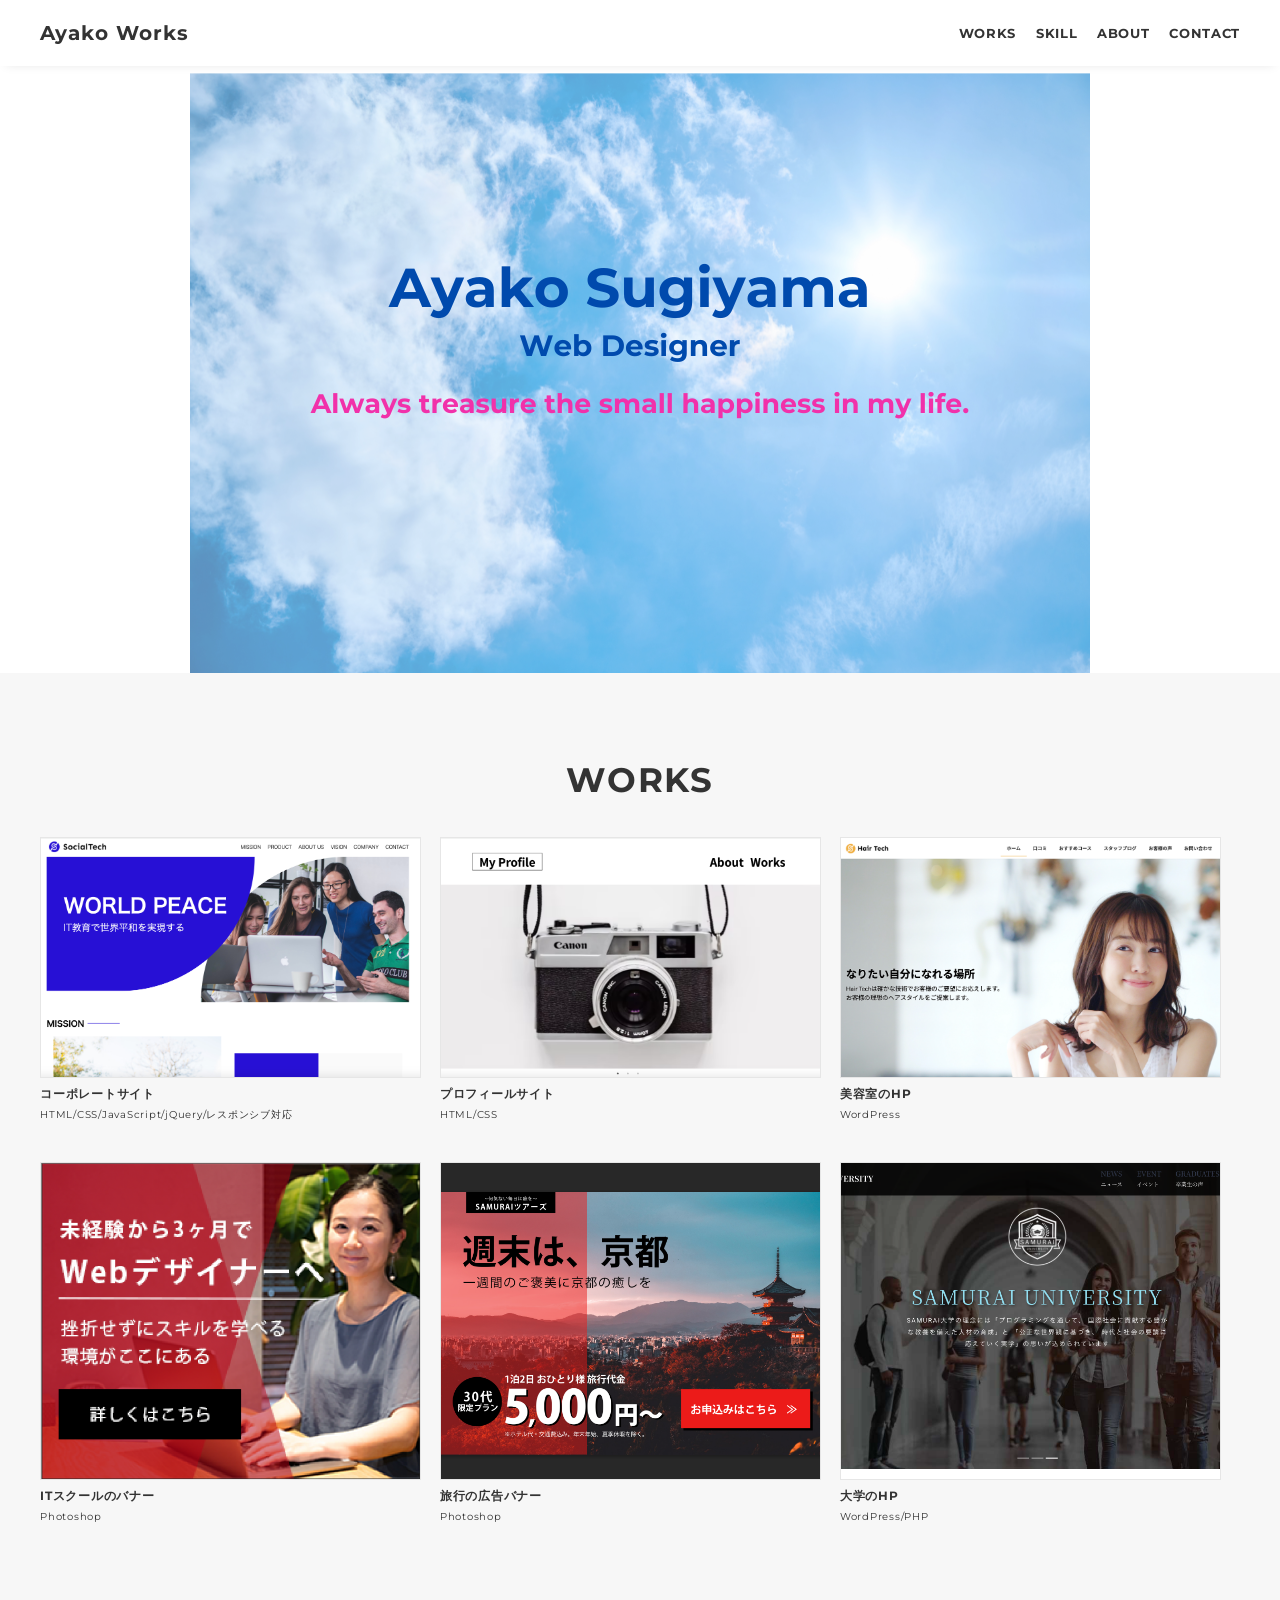
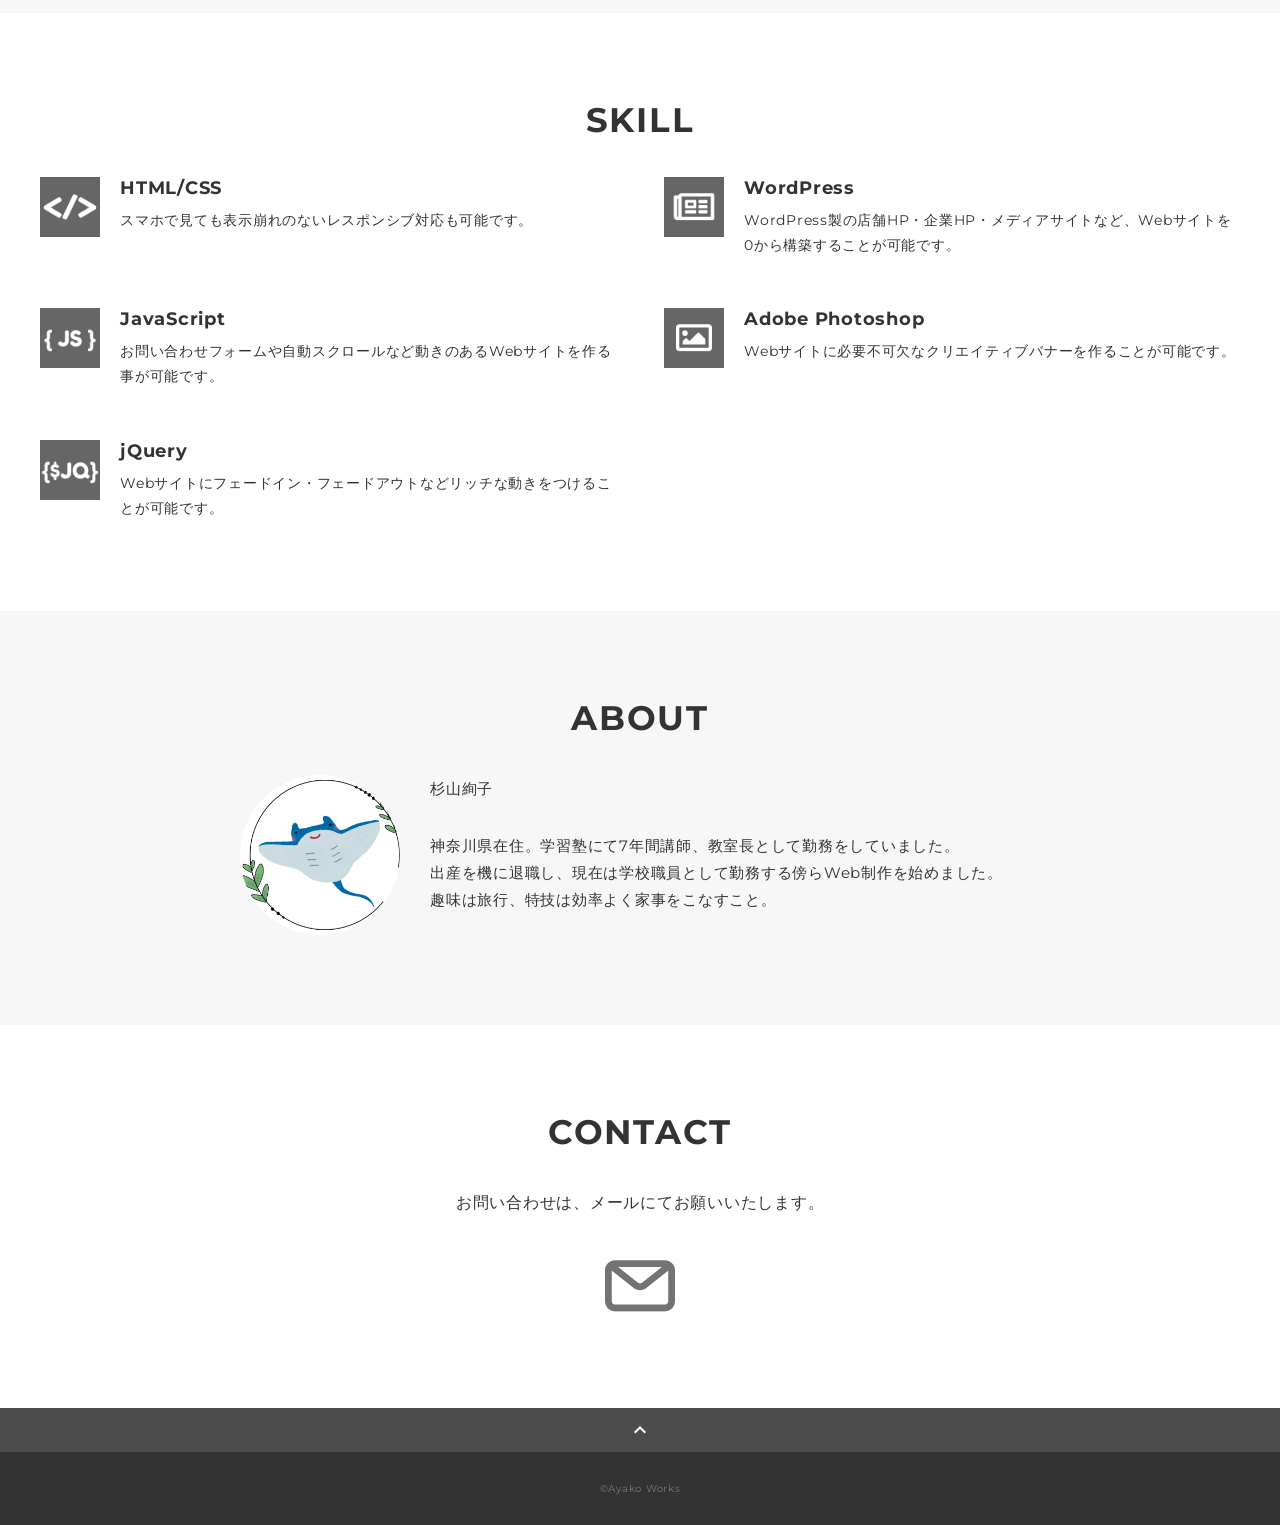
<file: index.html>
<!DOCTYPE html>
<html>
<head>
  <meta charset="utf-8">
  <meta name="viewport" content="width=device-width, initial-scale=1.0, maximum-scale=1.0, minimum-scale=1.0">
  <title>SAMURAI ポートフォリオ</title>
  <link rel="preconnect" href="https://fonts.gstatic.com">
  <link href="https://fonts.googleapis.com/css2?family=Montserrat:wght@400;700&display=swap" rel="stylesheet">
  <link href="https://fonts.googleapis.com/css?family=Material+Icons+Outlined" rel="stylesheet">
  <link href="css/ress.css" media="all" rel="stylesheet" type="text/css" />
  <link href="css/style.css" media="all" rel="stylesheet" type="text/css" />
</head>

<body>
  <div class="wrapper">

    <!-- header -->
    <header class="header ">
      <div class="container">
        <h1 class="header-logo">
          <a href="#">Ayako Works</a>
        </h1>
        <nav class="gnav">
          <ul class="gnav-list">
            <li class="gnav-item"><a href="#works">WORKS</a></li>
            <li class="gnav-item"><a href="#skill">SKILL</a></li>
            <li class="gnav-item"><a href="#about">ABOUT</a></li>
            <li class="gnav-item"><a href="#contact">CONTACT</a></li>
          </ul>
        </nav>
      </div>
    </header>
    <!-- /header -->

    <main class="content">

      <!-- mv -->
      <div class="mv">
        <div class="mv-container">
          <img src="img/main-img.png" alt="">
        </div>
      </div>
      <!-- /mv -->

      <!-- works -->
      <section class="works section" id="works">
        <div class="container">
          <h2 class="title">WORKS</h2>
          <div class="works-list">
            <a class="works-item" href="works-1.html">
              <div class="works-img"><img src="img/works/html1-1.png" alt="html1" /></div>
              <p class="works-name">コーポレートサイト</p>
              <p class="works-info">HTML/CSS/JavaScript/jQuery/レスポンシブ対応</p>
            </a>
            <a class="works-item" href="works-2.html">
              <div class="works-img"><img src="img/works/html2-1.png" alt="html2" /></div>
              <p class="works-name">プロフィールサイト</p>
              <p class="works-info">HTML/CSS</p>
            </a>
            <a class="works-item" href="works-3.html">
              <div class="works-img"><img src="img/works/wordpress1-1.png" alt="WordPress" /></div>
              <p class="works-name">美容室のHP</p>
              <p class="works-info">WordPress</p>
            </a>
            <a class="works-item" href="works-4.html">
              <div class="works-img"><img src="img/works/photoshop-1.png" alt="Photoshop" /></div>
              <p class="works-name">ITスクールのバナー</p>
              <p class="works-info">Photoshop</p>
            </a>
            <a class="works-item" href="works-5.html">
              <div class="works-img"><img src="img/works/photoshop-2.png" alt="Photoshop" /></div>
              <p class="works-name">旅行の広告バナー</p>
              <p class="works-info">Photoshop</p>
            </a>
            <a class="works-item" href="works-6.html">
              <div class="works-img"><img src="img/works/wordpress2-1.png" alt="WordPress2" /></div>
              <p class="works-name">大学のHP</p>
              <p class="works-info">WordPress/PHP</p>
            </a>
          </div>
        </div>
      </section>
      <!-- /works -->

      <!-- skill -->
      <section class="skill section" id="skill">
        <div class="container">
          <h2 class="title">SKILL</h2>
          <div class="skill-list">
            <div class="skill-item">
              <p class="skill-img"><img src="img/skills/html.png" alt="html"></p>
              <div class="skill-body">
                <h3 class="skill-name">HTML/CSS</h3>
                <p class="skill-text">
                  スマホで見ても表示崩れのないレスポンシブ対応も可能です。</p>
              </div>
            </div>
            <div class="skill-item">
              <p class="skill-img"><img src="img/skills/wordpress.png" alt="wordpress"></p>
              <div class="skill-body">
                <h3 class="skill-name">WordPress</h3>
                <p class="skill-text">
                  WordPress製の店舗HP・企業HP・メディアサイトなど、Webサイトを0から構築することが可能です。</p>
              </div>
            </div>
            <div class="skill-item">
              <p class="skill-img"><img src="img/skills/js.png" alt="javascript"></p>
              <div class="skill-body">
                <h3 class="skill-name">JavaScript</h3>
                <p class="skill-text">
                  お問い合わせフォームや自動スクロールなど動きのあるWebサイトを作る事が可能です。</p>
              </div>
            </div>
            <div class="skill-item">
              <p class="skill-img"><img src="img/skills/photoshop.png" alt="photoshop"></p>
              <div class="skill-body">
                <h3 class="skill-name">Adobe Photoshop</h3>
                <p class="skill-text">
                  Webサイトに必要不可欠なクリエイティブバナーを作ることが可能です。</p>
              </div>
            </div>
            <div class="skill-item">
              <p class="skill-img"><img src="img/skills/jquery.png" alt="jquery"></p>
              <div class="skill-body">
                <h3 class="skill-name">jQuery</h3>
                <p class="skill-text">
                  Webサイトにフェードイン・フェードアウトなどリッチな動きをつけることが可能です。</p>
              </div>
            </div>
            </div>
          </div>
        </div>
      </section>
      <!-- /skill -->

      <!-- about -->
      <section class="about section" id="about">
        <div class="container">
          <h2 class="title">ABOUT</h2>
          <div class="profile">
            <p class="profile-img">
              <img src="img/about-1.png" alt="about">
            </p>
            <div class="profile-body">
              <p>杉山絢子</p>
              <p>
                神奈川県在住。学習塾にて7年間講師、教室長として勤務をしていました。<br>
                出産を機に退職し、現在は学校職員として勤務する傍らWeb制作を始めました。<br>
                趣味は旅行、特技は効率よく家事をこなすこと。
              </p>
            </div>
          </div>
        </div>
      </section>
      <!-- /about -->

      <!-- contact -->
      <section class="contact section" id="contact">
        <div class="container">
          <h2 class="title">CONTACT</h2>
          <p class="lead">
            お問い合わせは、<br class="sp-only">メールにてお願いいたします。
          </p>
          <div class="contact-list">
            <a href="mailto:aya.sumikko.2827@gmail.com" target="_blank">
              <img src="img/icon_mail.png" alt="mail">
            </a>      
          </div>
        </div>
      </section>
      <!-- /contact -->
      <div class="page-top" id="js-page-top">
        <span class="material-icons-outlined">expand_less</span>
      </div>
    </main>

    <!-- footer -->
    <footer class="footer">
      <div class="copyright">&copy;Ayako Works</div>
    </footer>
    <!-- /footer -->

  </div>
  <script src="https://ajax.googleapis.com/ajax/libs/jquery/3.6.0/jquery.min.js"></script>
  <script type='text/javascript' src="js/script.js"></script>
</body>
</html>
</file>
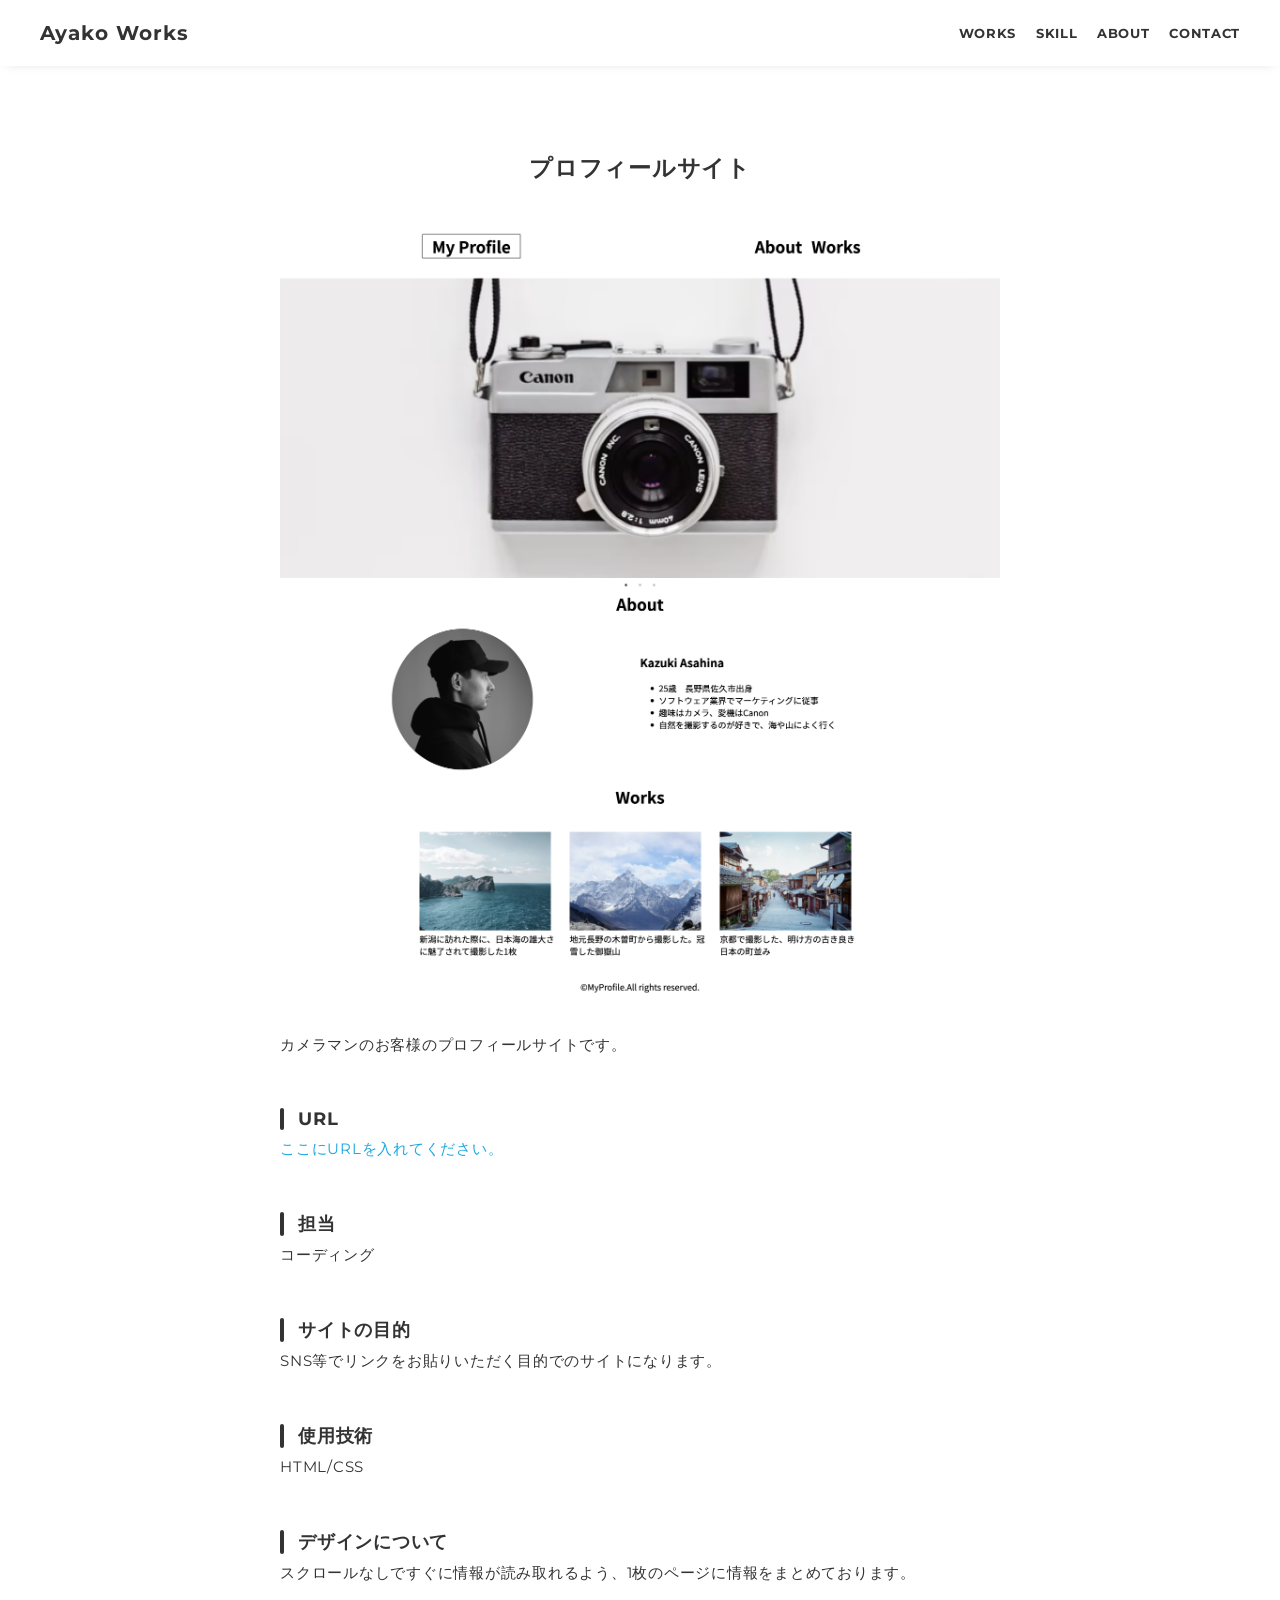
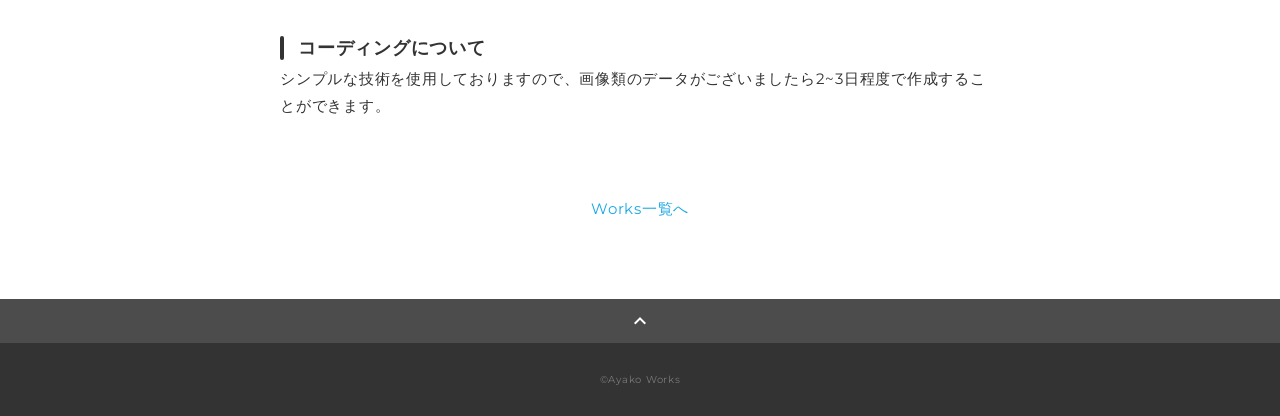
<file: works-2.html>
<!DOCTYPE html>
<html>
<head>
  <meta charset="utf-8">
  <meta name="viewport" content="width=device-width, initial-scale=1.0, maximum-scale=1.0, minimum-scale=1.0">
  <title>SAMURAI ポートフォリオ</title>
  <link rel="preconnect" href="https://fonts.gstatic.com">
  <link href="https://fonts.googleapis.com/css2?family=Montserrat:wght@400;700&display=swap" rel="stylesheet">
  <link href="https://fonts.googleapis.com/css?family=Material+Icons+Outlined" rel="stylesheet">
  <link href="css/ress.css" media="all" rel="stylesheet" type="text/css" />
  <link href="css/style.css" media="all" rel="stylesheet" type="text/css" />
</head>

<body>
  <div class="wrapper">

    <!-- header -->
    <header class="header ">
      <div class="container">
        <h1 class="header-logo">
          <a href="index.html">Ayako Works</a>
        </h1>
        <nav class="gnav">
          <ul class="gnav-list">
            <li class="gnav-item"><a href="index.html#works">WORKS</a></li>
            <li class="gnav-item"><a href="index.html#skill">SKILL</a></li>
            <li class="gnav-item"><a href="index.html#about">ABOUT</a></li>
            <li class="gnav-item"><a href="index.html#contact">CONTACT</a></li>
          </ul>
        </nav>
      </div>
    </header>
    <!-- /header -->

    <main class="content">

      <article class="article">
        <div class="article-container">
          <h2 class="article-title">プロフィールサイト</h2>
          <div class="article-body">
            <p>
              <img src="img/works-detail/works-2_pc-1.png" alt="">
            </p>
            <p>
              カメラマンのお客様のプロフィールサイトです。
            </p>
            <h3>URL</h3>
            <p><a href="" target="_blank" rel="noopener">ここにURLを入れてください。</a></p>
            <h3>担当</h3>
            <p>コーディング</p>
            <h3>サイトの目的</h3>
            <p>SNS等でリンクをお貼りいただく目的でのサイトになります。</p>
            <h3>使用技術</h3>
            <p>HTML/CSS</p>
            <h3>デザインについて</h3>
            <p>
              スクロールなしですぐに情報が読み取れるよう、1枚のページに情報をまとめております。
            </p>
            <h3>コーディングについて</h3>
            <p>
              シンプルな技術を使用しておりますので、画像類のデータがございましたら2~3日程度で作成することができます。
            </p>
          </div>
          <div class="home-link">
            <a href="index.html#works">Works一覧へ</a>
          </div>
        </div>
      </article>

      <div class="page-top" id="js-page-top">
        <span class="material-icons-outlined">expand_less</span>
      </div>
    </main>

    <!-- footer -->
    <footer class="footer">
      <div class="copyright">&copy;Ayako Works</div>
    </footer>
    <!-- /footer -->

  </div>
  <script src="https://ajax.googleapis.com/ajax/libs/jquery/3.6.0/jquery.min.js"></script>
  <script type='text/javascript' src="js/script.js"></script>
</body>
</html>
</file>
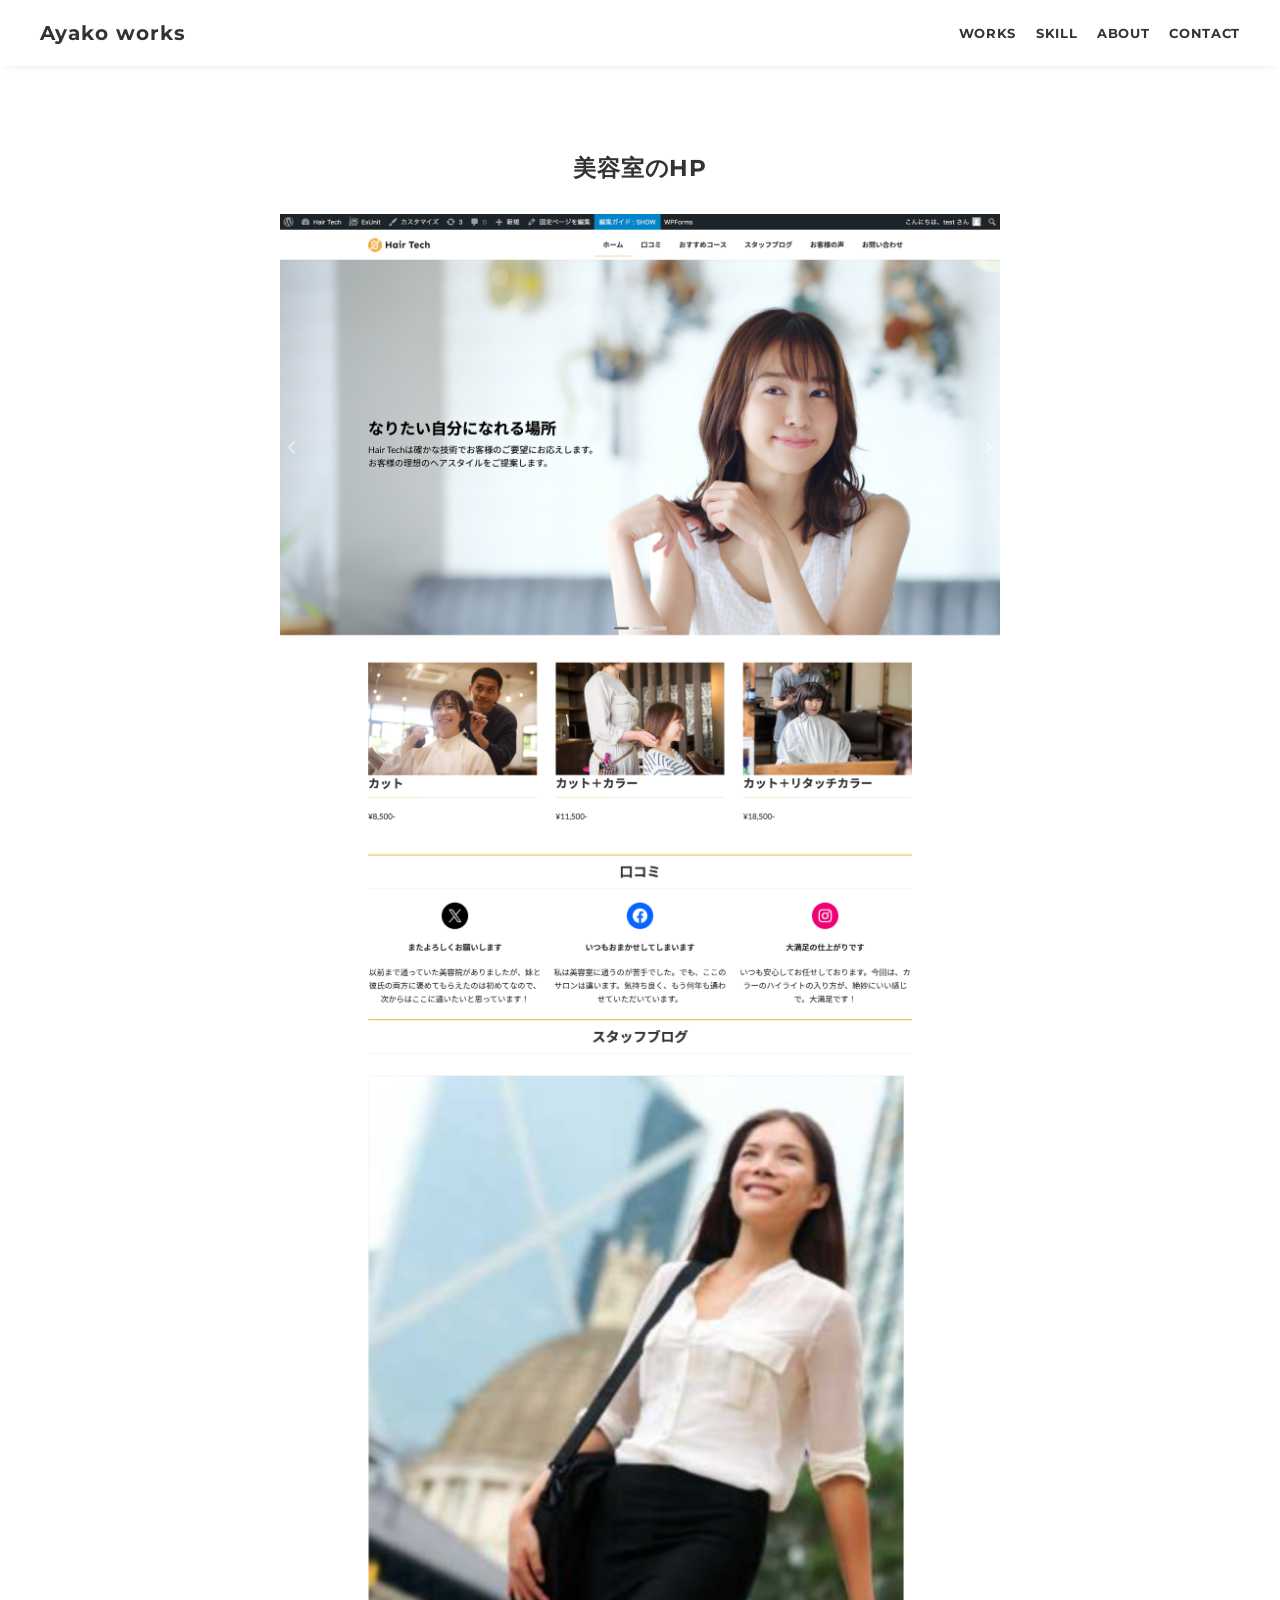
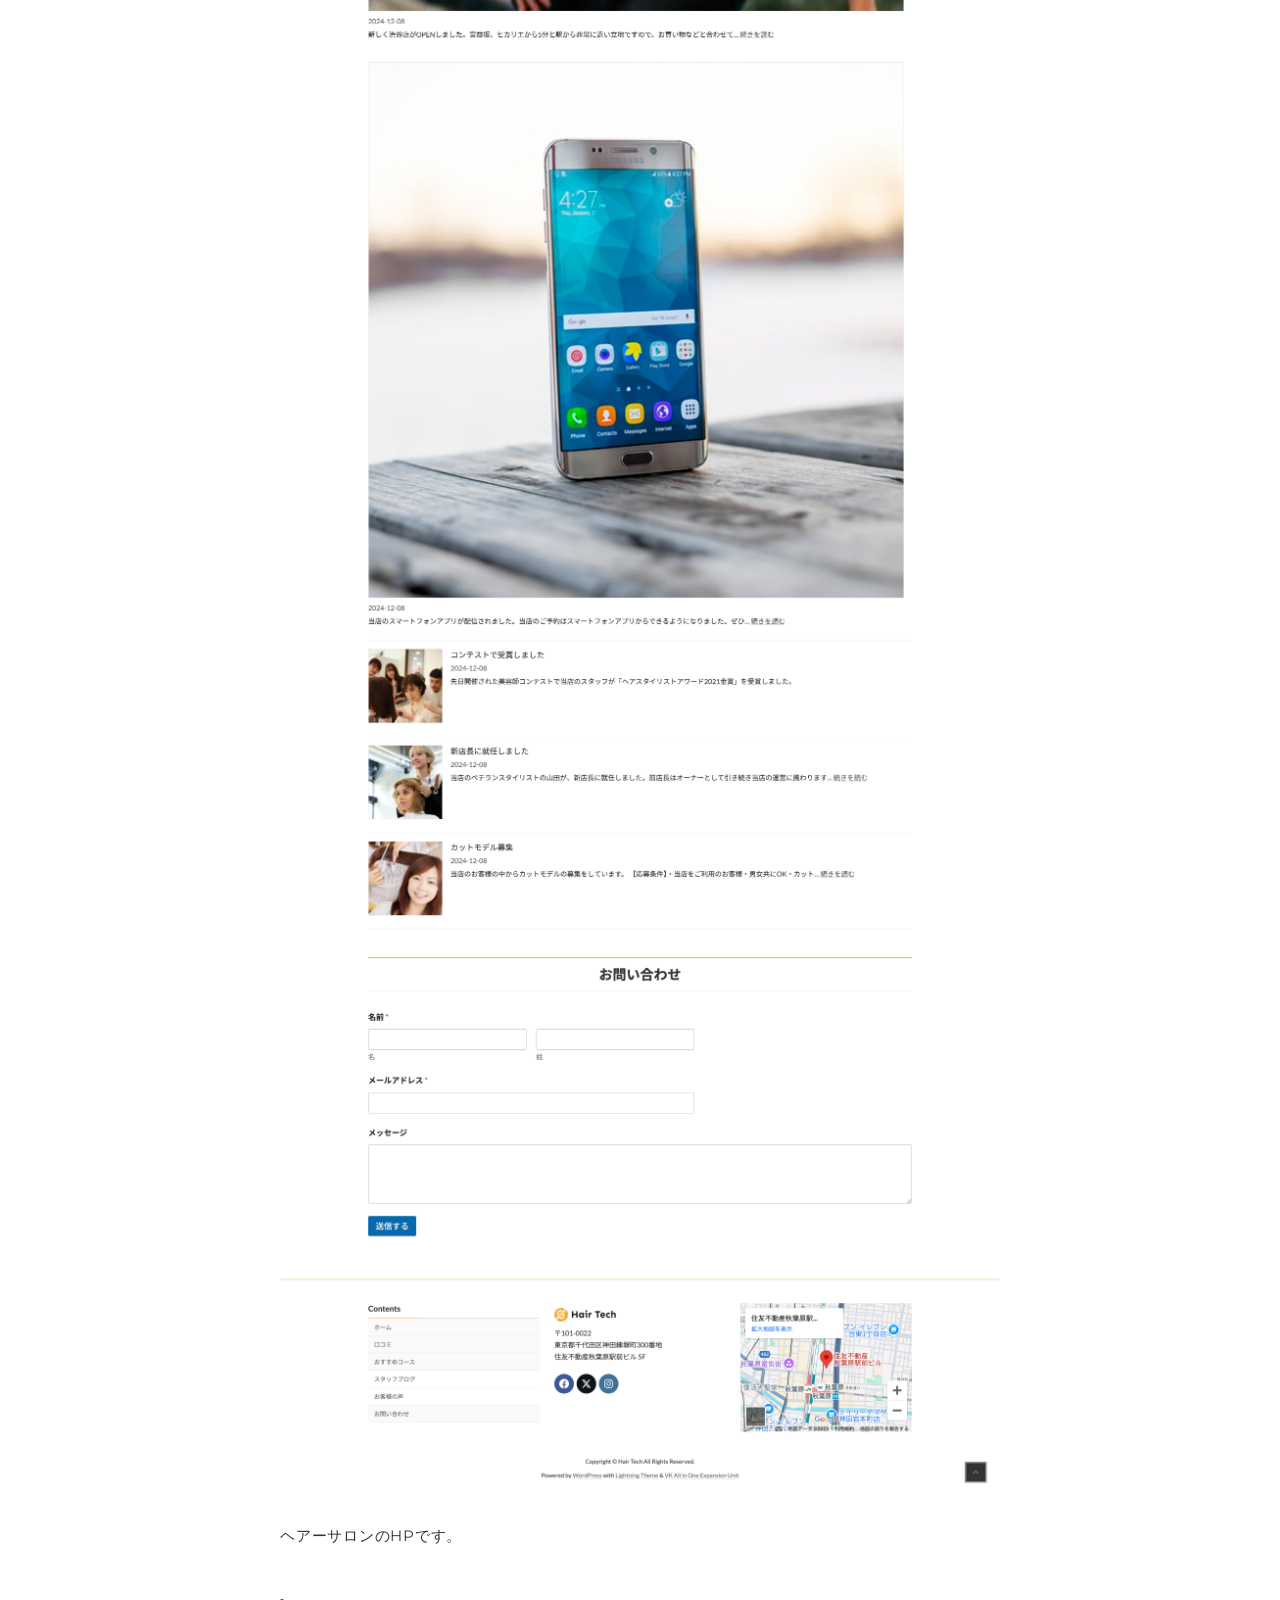
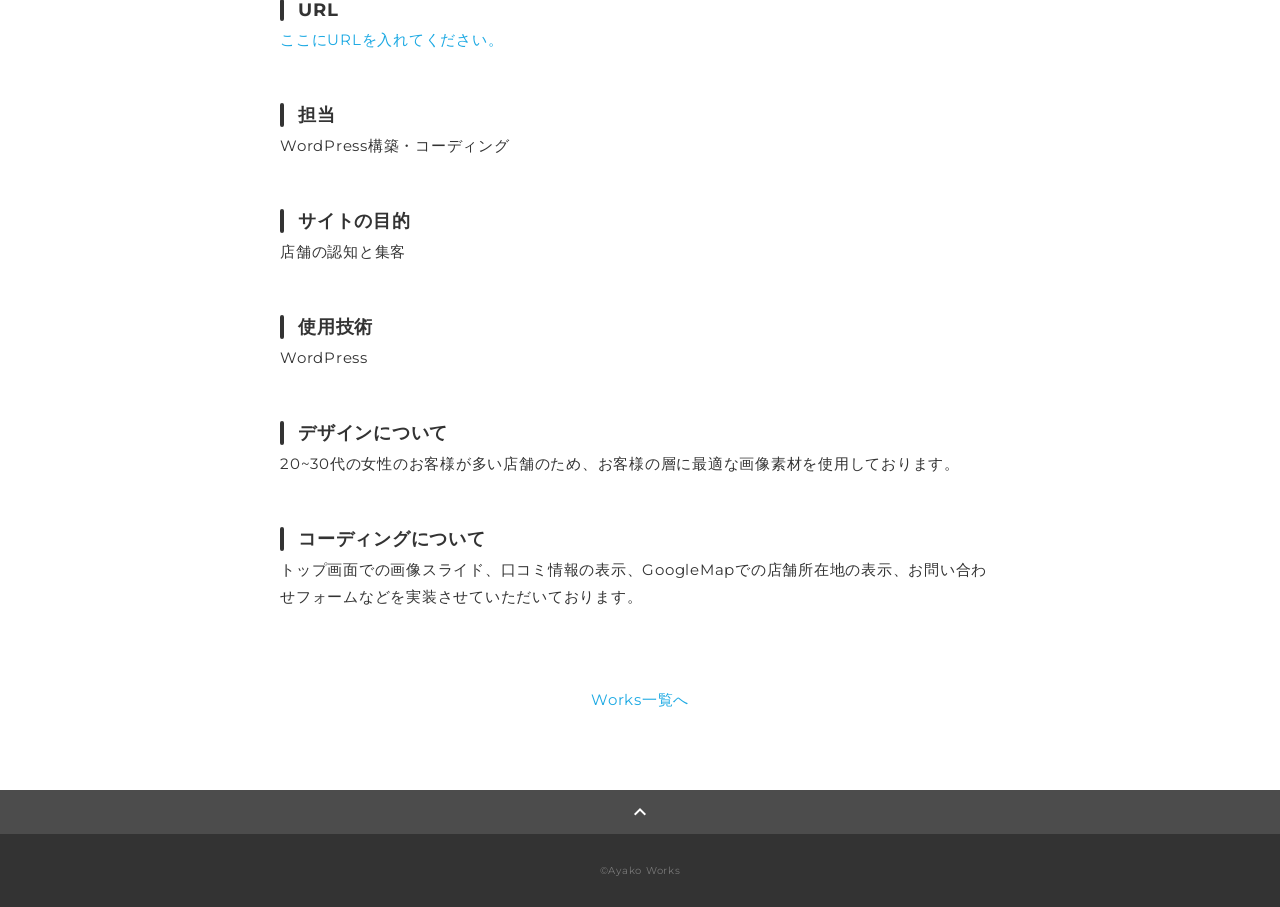
<file: works-3.html>
<!DOCTYPE html>
<html>
<head>
  <meta charset="utf-8">
  <meta name="viewport" content="width=device-width, initial-scale=1.0, maximum-scale=1.0, minimum-scale=1.0">
  <title>SAMURAI ポートフォリオ</title>
  <link rel="preconnect" href="https://fonts.gstatic.com">
  <link href="https://fonts.googleapis.com/css2?family=Montserrat:wght@400;700&display=swap" rel="stylesheet">
  <link href="https://fonts.googleapis.com/css?family=Material+Icons+Outlined" rel="stylesheet">
  <link href="css/ress.css" media="all" rel="stylesheet" type="text/css" />
  <link href="css/style.css" media="all" rel="stylesheet" type="text/css" />
</head>

<body>
  <div class="wrapper">

    <!-- header -->
    <header class="header ">
      <div class="container">
        <h1 class="header-logo">
          <a href="index.html">Ayako works</a>
        </h1>
        <nav class="gnav">
          <ul class="gnav-list">
            <li class="gnav-item"><a href="index.html#works">WORKS</a></li>
            <li class="gnav-item"><a href="index.html#skill">SKILL</a></li>
            <li class="gnav-item"><a href="index.html#about">ABOUT</a></li>
            <li class="gnav-item"><a href="index.html#contact">CONTACT</a></li>
          </ul>
        </nav>
      </div>
    </header>
    <!-- /header -->

    <main class="content">

      <article class="article">
        <div class="article-container">
          <h2 class="article-title">美容室のHP</h2>
          <div class="article-body">
            <p>
              <img src="img/works-detail/works-3-1.png" alt="">
            </p>
            <p>
              ヘアーサロンのHPです。
            </p>
            <h3>URL</h3>
            <p><a href="" target="_blank" rel="noopener">ここにURLを入れてください。</a></p>
            <h3>担当</h3>
            <p>WordPress構築・コーディング</p>
            <h3>サイトの目的</h3>
            <p>店舗の認知と集客</p>
            <h3>使用技術</h3>
            <p>WordPress</p>
            <h3>デザインについて</h3>
            <p>
              20~30代の女性のお客様が多い店舗のため、お客様の層に最適な画像素材を使用しております。
            </p>
            <h3>コーディングについて</h3>
            <p>
              トップ画面での画像スライド、口コミ情報の表示、GoogleMapでの店舗所在地の表示、お問い合わせフォームなどを実装させていただいております。
            </p>
          </div>
          <div class="home-link">
            <a href="index.html#works">Works一覧へ</a>
          </div>
        </div>
      </article>

      <div class="page-top" id="js-page-top">
        <span class="material-icons-outlined">expand_less</span>
      </div>
    </main>

    <!-- footer -->
    <footer class="footer">
      <div class="copyright">&copy;Ayako Works</div>
    </footer>
    <!-- /footer -->

  </div>
  <script src="https://ajax.googleapis.com/ajax/libs/jquery/3.6.0/jquery.min.js"></script>
  <script type='text/javascript' src="js/script.js"></script>
</body>
</html>
</file>
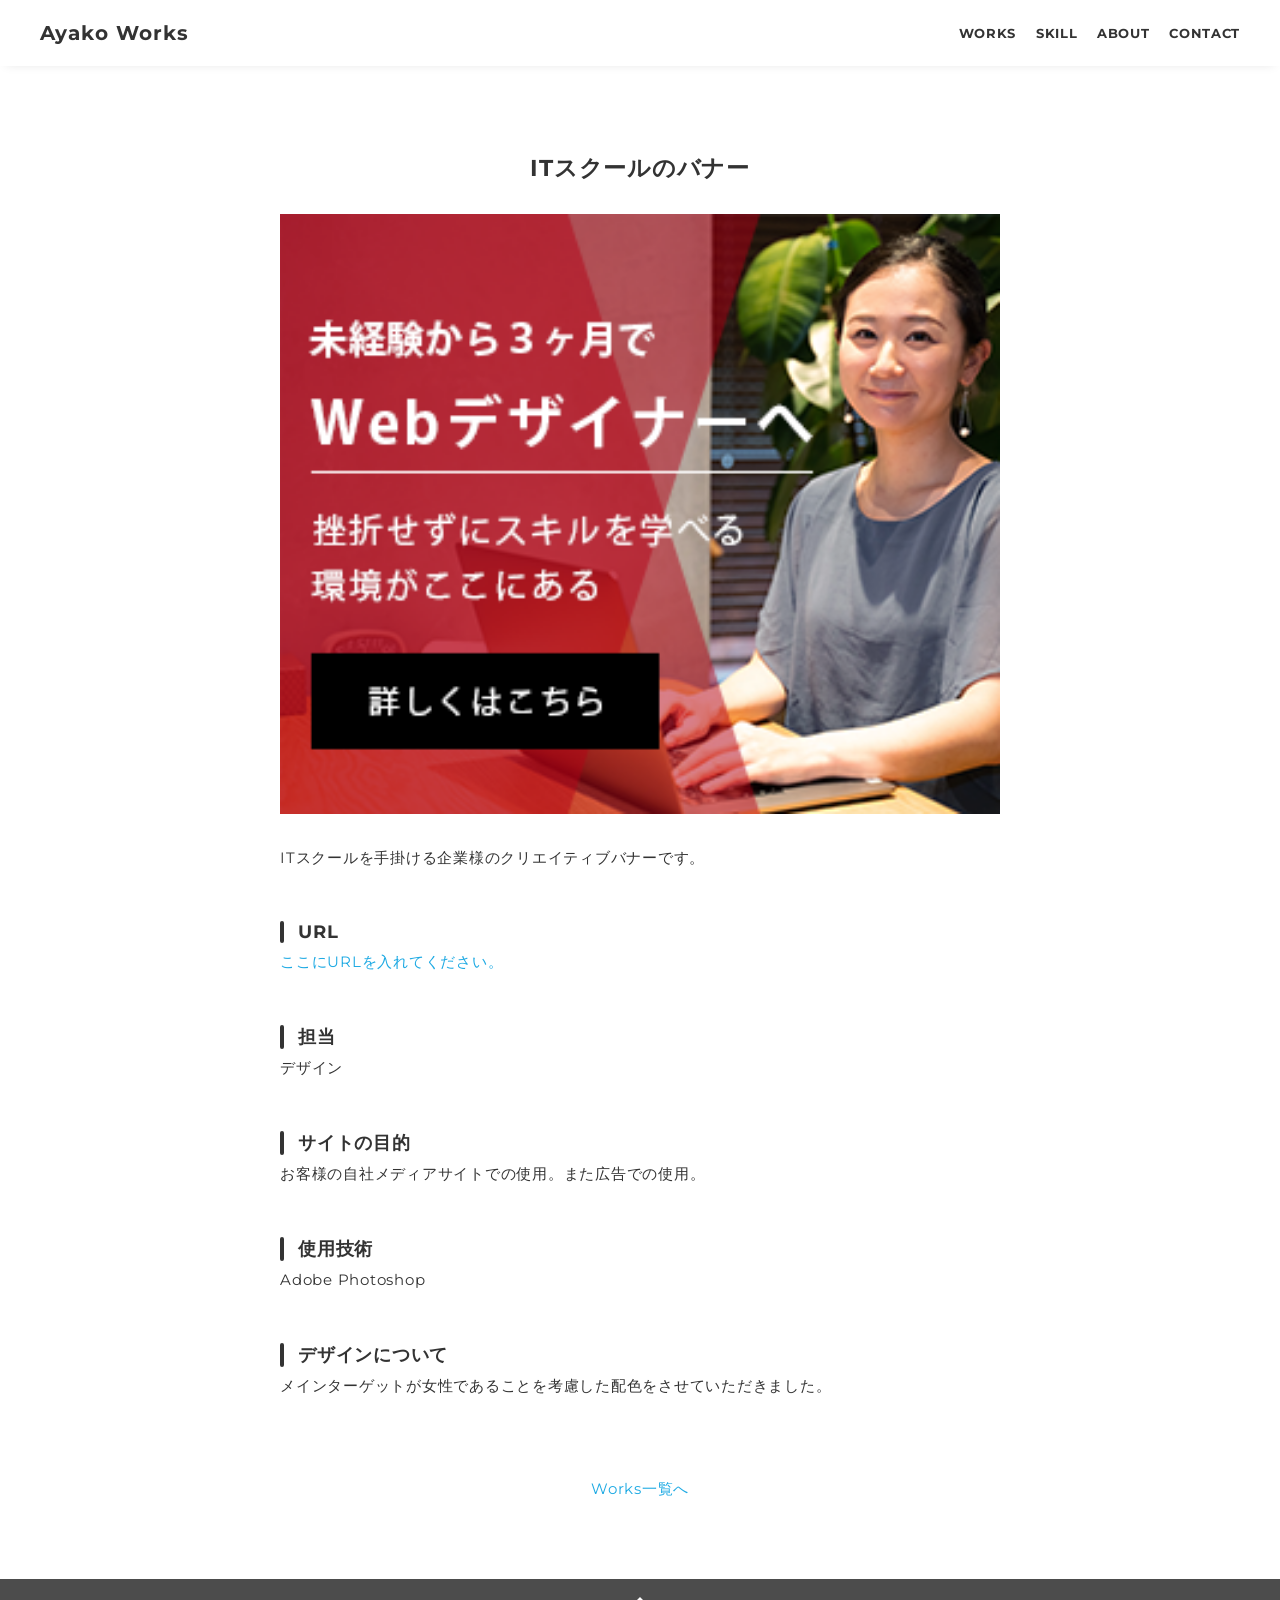
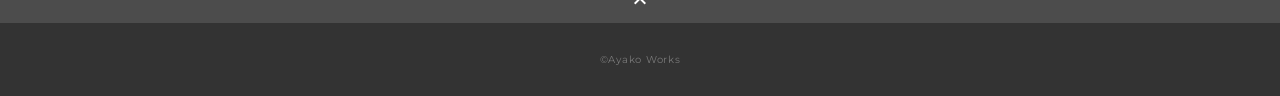
<file: works-4.html>
<!DOCTYPE html>
<html>
<head>
  <meta charset="utf-8">
  <meta name="viewport" content="width=device-width, initial-scale=1.0, maximum-scale=1.0, minimum-scale=1.0">
  <title>SAMURAI ポートフォリオ</title>
  <link rel="preconnect" href="https://fonts.gstatic.com">
  <link href="https://fonts.googleapis.com/css2?family=Montserrat:wght@400;700&display=swap" rel="stylesheet">
  <link href="https://fonts.googleapis.com/css?family=Material+Icons+Outlined" rel="stylesheet">
  <link href="css/ress.css" media="all" rel="stylesheet" type="text/css" />
  <link href="css/style.css" media="all" rel="stylesheet" type="text/css" />
</head>

<body>
  <div class="wrapper">

    <!-- header -->
    <header class="header ">
      <div class="container">
        <h1 class="header-logo">
          <a href="index.html">Ayako Works</a>
        </h1>
        <nav class="gnav">
          <ul class="gnav-list">
            <li class="gnav-item"><a href="index.html#works">WORKS</a></li>
            <li class="gnav-item"><a href="index.html#skill">SKILL</a></li>
            <li class="gnav-item"><a href="index.html#about">ABOUT</a></li>
            <li class="gnav-item"><a href="index.html#contact">CONTACT</a></li>
          </ul>
        </nav>
      </div>
    </header>
    <!-- /header -->

    <main class="content">

      <article class="article">
        <div class="article-container">
          <h2 class="article-title">ITスクールのバナー</h2>
          <div class="article-body">
            <p style="text-align: center;">
              <img src="img/works-detail/works-4.png" alt="">
            </p>
            <p>
              ITスクールを手掛ける企業様のクリエイティブバナーです。
            </p>
            <h3>URL</h3>
            <p><a href="" target="_blank" rel="noopener">ここにURLを入れてください。</a></p>
            <h3>担当</h3>
            <p>デザイン</p>
            <h3>サイトの目的</h3>
            <p>お客様の自社メディアサイトでの使用。また広告での使用。</p>
            <h3>使用技術</h3>
            <p>Adobe Photoshop</p>
            <h3>デザインについて</h3>
            <p>
              メインターゲットが女性であることを考慮した配色をさせていただきました。
            </p>
          </div>
          <div class="home-link">
            <a href="index.html#works">Works一覧へ</a>
          </div>
        </div>
      </article>

      <div class="page-top" id="js-page-top">
        <span class="material-icons-outlined">expand_less</span>
      </div>
    </main>

    <!-- footer -->
    <footer class="footer">
      <div class="copyright">&copy;Ayako Works</div>
    </footer>
    <!-- /footer -->

  </div>
  <script src="https://ajax.googleapis.com/ajax/libs/jquery/3.6.0/jquery.min.js"></script>
  <script type='text/javascript' src="js/script.js"></script>
</body>
</html>
</file>
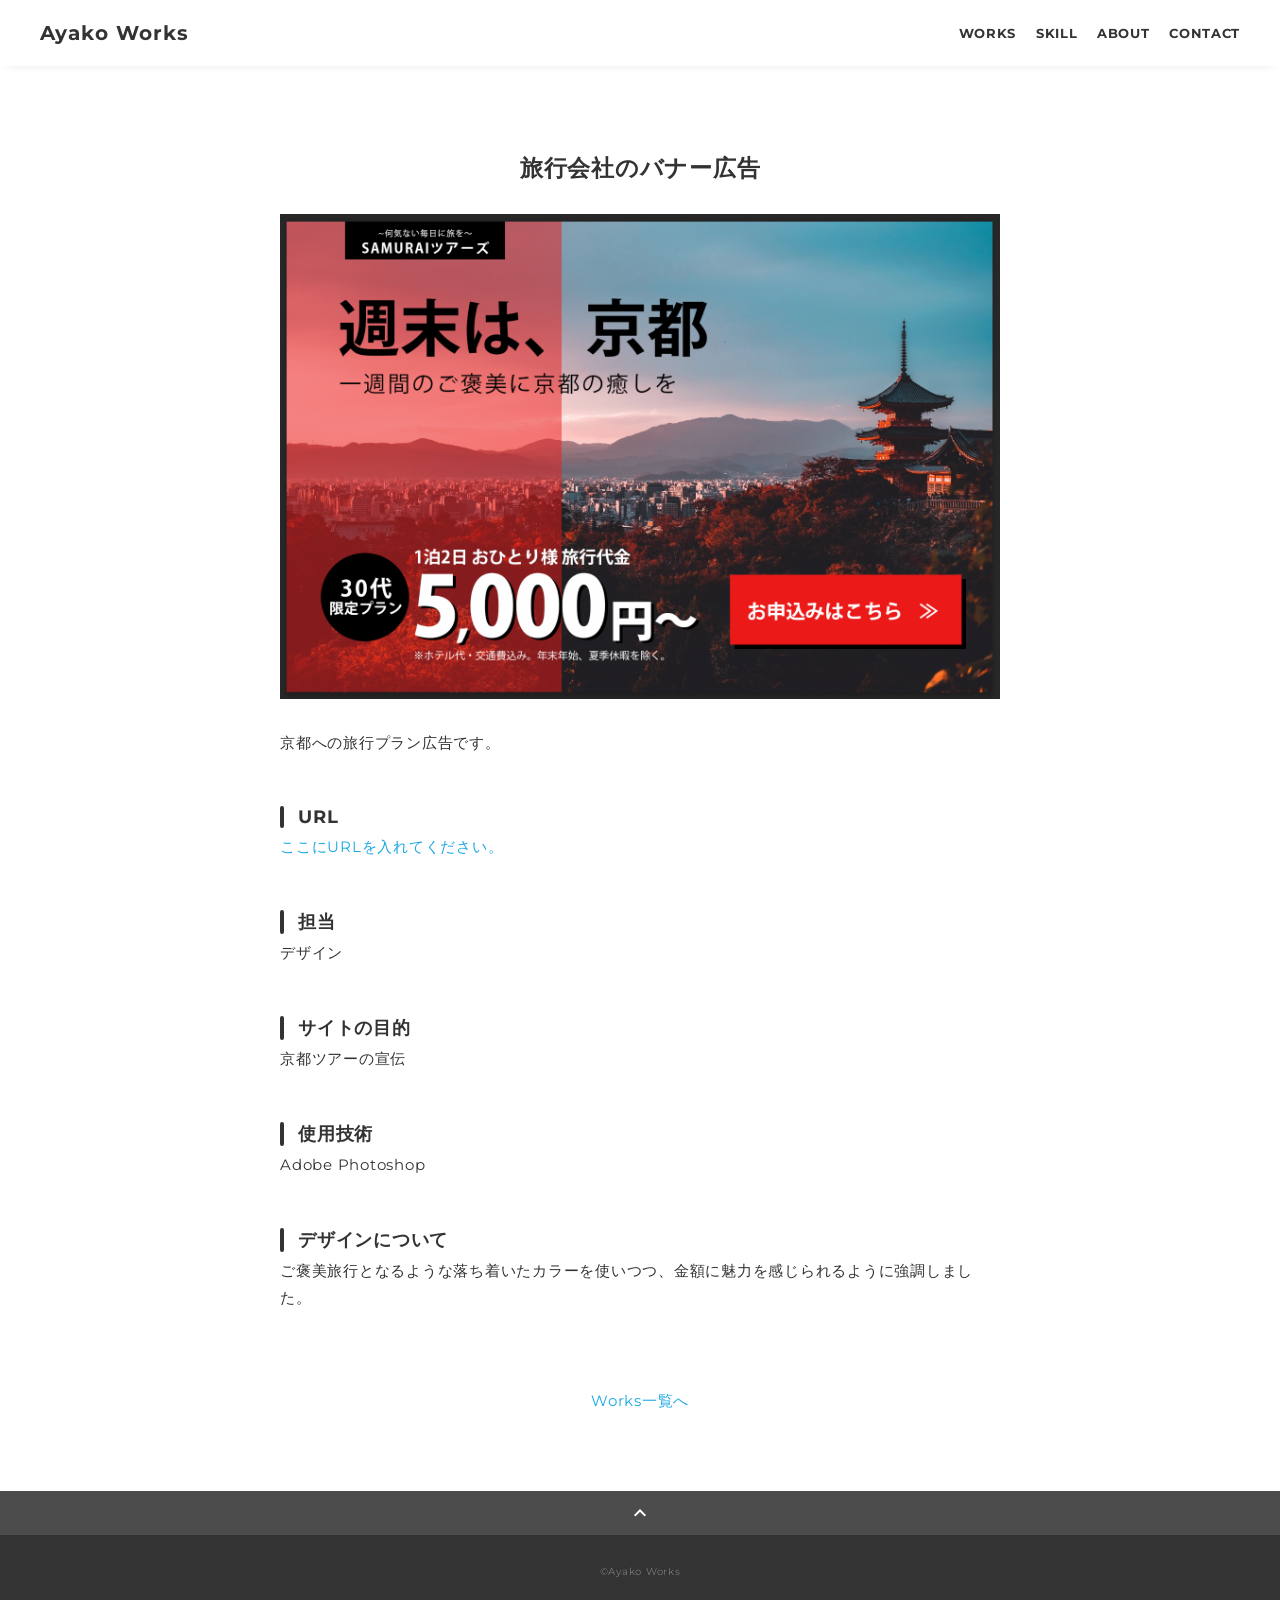
<file: works-5.html>
<!DOCTYPE html>
<html>
<head>
  <meta charset="utf-8">
  <meta name="viewport" content="width=device-width, initial-scale=1.0, maximum-scale=1.0, minimum-scale=1.0">
  <title>SAMURAI ポートフォリオ</title>
  <link rel="preconnect" href="https://fonts.gstatic.com">
  <link href="https://fonts.googleapis.com/css2?family=Montserrat:wght@400;700&display=swap" rel="stylesheet">
  <link href="https://fonts.googleapis.com/css?family=Material+Icons+Outlined" rel="stylesheet">
  <link href="css/ress.css" media="all" rel="stylesheet" type="text/css" />
  <link href="css/style.css" media="all" rel="stylesheet" type="text/css" />
</head>

<body>
  <div class="wrapper">

    <!-- header -->
    <header class="header ">
      <div class="container">
        <h1 class="header-logo">
          <a href="index.html">Ayako Works</a>
        </h1>
        <nav class="gnav">
          <ul class="gnav-list">
            <li class="gnav-item"><a href="index.html#works">WORKS</a></li>
            <li class="gnav-item"><a href="index.html#skill">SKILL</a></li>
            <li class="gnav-item"><a href="index.html#about">ABOUT</a></li>
            <li class="gnav-item"><a href="index.html#contact">CONTACT</a></li>
          </ul>
        </nav>
      </div>
    </header>
    <!-- /header -->

    <main class="content">

      <article class="article">
        <div class="article-container">
          <h2 class="article-title">旅行会社のバナー広告</h2>
          <div class="article-body">
            <p>
              <img src="img/works-detail/works-5-1.png" alt="">
            </p>
            <p>
              京都への旅行プラン広告です。
            </p>
            <h3>URL</h3>
            <p><a href="" target="_blank" rel="noopener">ここにURLを入れてください。</a></p>
            <h3>担当</h3>
            <p>デザイン</p>
            <h3>サイトの目的</h3>
            <p>京都ツアーの宣伝</p>
            <h3>使用技術</h3>
            <p>Adobe Photoshop</p>
            <h3>デザインについて</h3>
            <p>
             ご褒美旅行となるような落ち着いたカラーを使いつつ、金額に魅力を感じられるように強調しました。
            </p>
          </div>
          <div class="home-link">
            <a href="index.html#works">Works一覧へ</a>
          </div>
        </div>
      </article>

      <div class="page-top" id="js-page-top">
        <span class="material-icons-outlined">expand_less</span>
      </div>
    </main>

    <!-- footer -->
    <footer class="footer">
      <div class="copyright">&copy;Ayako Works</div>
    </footer>
    <!-- /footer -->

  </div>
  <script src="https://ajax.googleapis.com/ajax/libs/jquery/3.6.0/jquery.min.js"></script>
  <script type='text/javascript' src="js/script.js"></script>
</body>
</html>
</file>
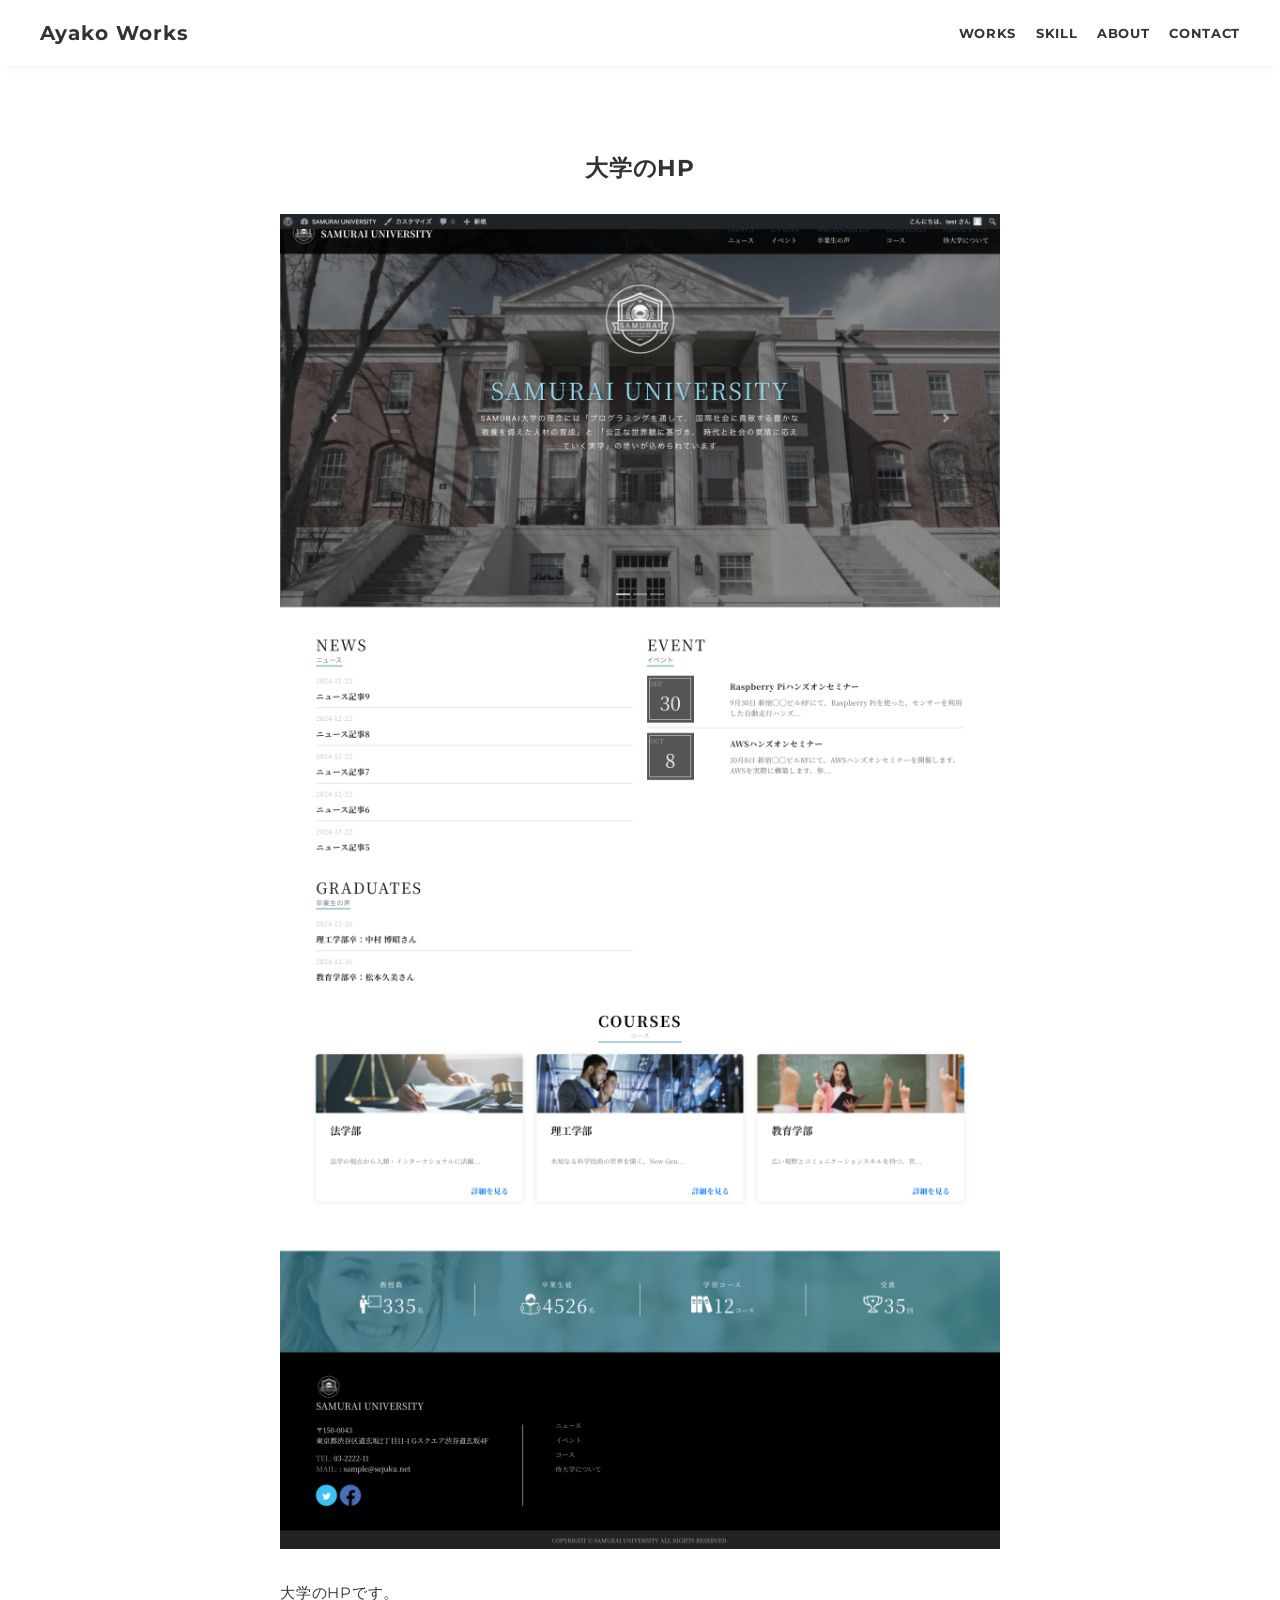
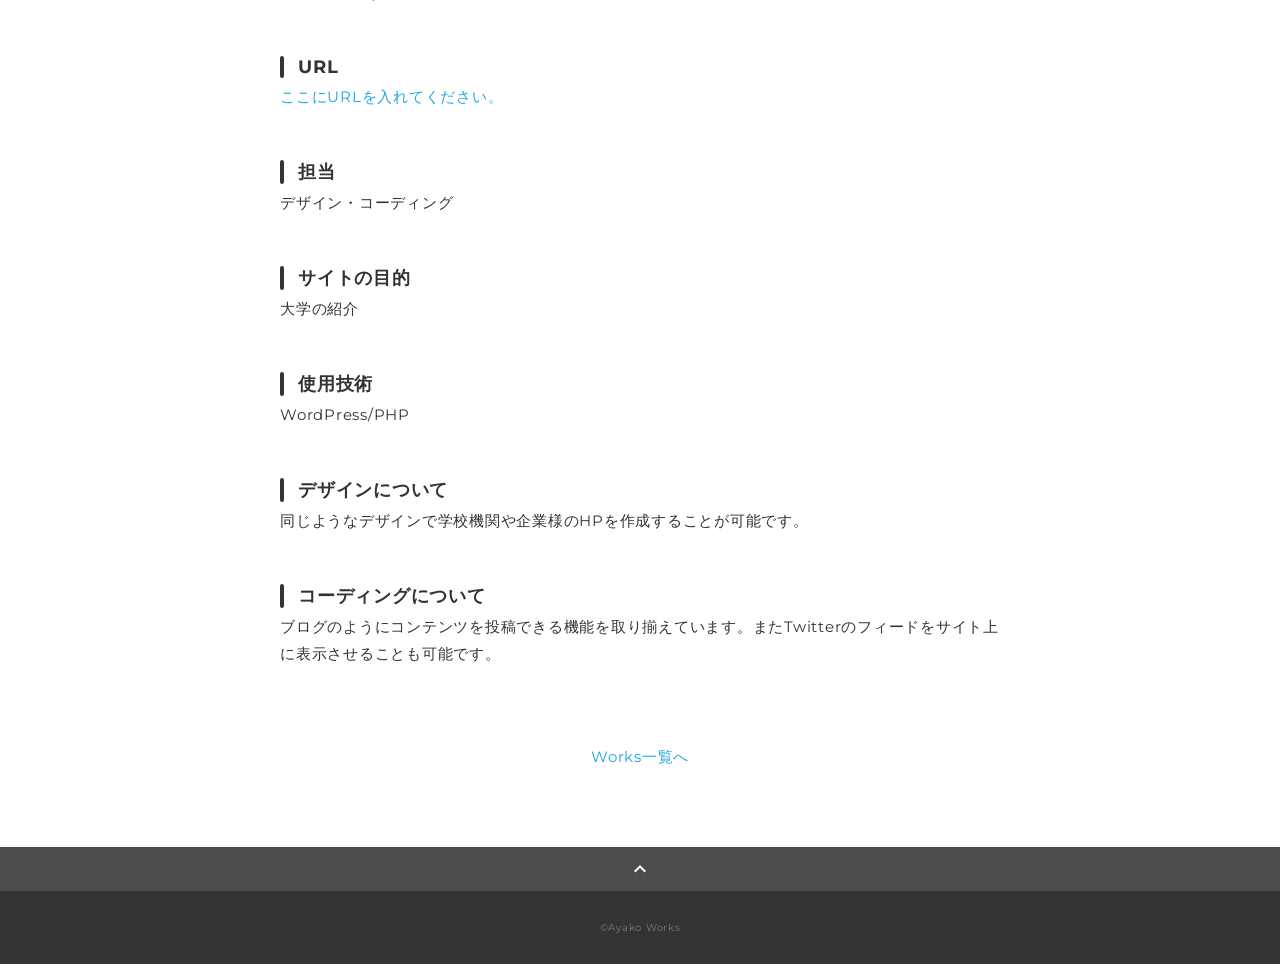
<file: works-6.html>
<!DOCTYPE html>
<html>
<head>
  <meta charset="utf-8">
  <meta name="viewport" content="width=device-width, initial-scale=1.0, maximum-scale=1.0, minimum-scale=1.0">
  <title>SAMURAI ポートフォリオ</title>
  <link rel="preconnect" href="https://fonts.gstatic.com">
  <link href="https://fonts.googleapis.com/css2?family=Montserrat:wght@400;700&display=swap" rel="stylesheet">
  <link href="https://fonts.googleapis.com/css?family=Material+Icons+Outlined" rel="stylesheet">
  <link href="css/ress.css" media="all" rel="stylesheet" type="text/css" />
  <link href="css/style.css" media="all" rel="stylesheet" type="text/css" />
</head>

<body>
  <div class="wrapper">

    <!-- header -->
    <header class="header ">
      <div class="container">
        <h1 class="header-logo">
          <a href="index.html">Ayako Works</a>
        </h1>
        <nav class="gnav">
          <ul class="gnav-list">
            <li class="gnav-item"><a href="index.html#works">WORKS</a></li>
            <li class="gnav-item"><a href="index.html#skill">SKILL</a></li>
            <li class="gnav-item"><a href="index.html#about">ABOUT</a></li>
            <li class="gnav-item"><a href="index.html#contact">CONTACT</a></li>
          </ul>
        </nav>
      </div>
    </header>
    <!-- /header -->

    <main class="content">

      <article class="article">
        <div class="article-container">
          <h2 class="article-title">大学のHP</h2>
          <div class="article-body">
            <p>
              <img src="img/works-detail/works-6-1.png" alt="">
            </p>
            <p>
              大学のHPです。
            </p>
            <h3>URL</h3>
            <p><a href="" target="_blank" rel="noopener">ここにURLを入れてください。</a></p>
            <h3>担当</h3>
            <p>デザイン・コーディング</p>
            <h3>サイトの目的</h3>
            <p>大学の紹介</p>
            <h3>使用技術</h3>
            <p>WordPress/PHP</p>
            <h3>デザインについて</h3>
            <p>
              同じようなデザインで学校機関や企業様のHPを作成することが可能です。
            </p>
            <h3>コーディングについて</h3>
            <p>
              ブログのようにコンテンツを投稿できる機能を取り揃えています。またTwitterのフィードをサイト上に表示させることも可能です。
            </p>
          </div>
          <div class="home-link">
            <a href="index.html#works">Works一覧へ</a>
          </div>
        </div>
      </article>

      <div class="page-top" id="js-page-top">
        <span class="material-icons-outlined">expand_less</span>
      </div>
    </main>

    <!-- footer -->
    <footer class="footer">
      <div class="copyright">&copy;Ayako Works</div>
    </footer>
    <!-- /footer -->

  </div>
  <script src="https://ajax.googleapis.com/ajax/libs/jquery/3.6.0/jquery.min.js"></script>
  <script type='text/javascript' src="js/script.js"></script>
</body>
</html>
</file>
<file: css/ress.css>
/*!
 * ress.css • v3.0.1
 * MIT License
 * github.com/filipelinhares/ress
 */

/* # =================================================================
   # Global selectors
   # ================================================================= */

html {
  box-sizing: border-box;
  word-break: normal;
  -moz-tab-size: 4;
  tab-size: 4;

  -webkit-text-size-adjust: 100%; /* Prevent adjustments of font size after orientation changes in iOS */
}

*,
::before,
::after {
  box-sizing: inherit;
  background-repeat: no-repeat; /* Set `background-repeat: no-repeat` to all elements and pseudo elements */
}

::before,
::after {
  vertical-align: inherit;
  text-decoration: inherit; /* Inherit text-decoration and vertical align to ::before and ::after pseudo elements */
}

* {
  margin: 0;
  padding: 0; /* Reset `padding` and `margin` of all elements */
}

/* # =================================================================
   # General elements
   # ================================================================= */

hr {
  overflow: visible; /* Show the overflow in Edge and IE */
  height: 0; /* Add the correct box sizing in Firefox */
}

details,
main {
  display: block; /* Render the `main` element consistently in IE. */
}

summary {
  display: list-item; /* Add the correct display in all browsers */
}

small {
  font-size: 80%; /* Set font-size to 80% in `small` elements */
}

[hidden] {
  display: none; /* Add the correct display in IE */
}

abbr[title] {
  /* Add the correct text decoration in Chrome, Edge, IE, Opera, and Safari */
  text-decoration: underline;
  text-decoration: underline dotted;
  border-bottom: none; /* Remove the bottom border in Chrome 57 */
}

a {
  background-color: transparent; /* Remove the gray background on active links in IE 10 */
}

a:active,
a:hover {
  outline-width: 0; /* Remove the outline when hovering in all browsers */
}

code,
kbd,
pre,
samp {
  font-family: monospace, monospace; /* Specify the font family of code elements */
}

pre {
  font-size: 1em; /* Correct the odd `em` font sizing in all browsers */
}

b,
strong {
  font-weight: bolder; /* Add the correct font weight in Chrome, Edge, and Safari */
}

/* https://gist.github.com/unruthless/413930 */
sub,
sup {
  position: relative;
  font-size: 75%;
  line-height: 0;
  vertical-align: baseline;
}

sub {
  bottom: -.25em;
}

sup {
  top: -.5em;
}

/* # =================================================================
   # Forms
   # ================================================================= */

input {
  border-radius: 0;
}

/* Replace pointer cursor in disabled elements */
[disabled] {
  cursor: default;
}

[type="number"]::-webkit-container-spin-button,
[type="number"]::-webkit-outer-spin-button {
  height: auto; /* Correct the cursor style of increment and decrement buttons in Chrome */
}

[type="search"] {
  outline-offset: -2px; /* Correct the outline style in Safari */

  -webkit-appearance: textfield; /* Correct the odd appearance in Chrome and Safari */
}

[type="search"]::-webkit-search-decoration {
  -webkit-appearance: none; /* Remove the container padding in Chrome and Safari on macOS */
}

textarea {
  overflow: auto; /* Internet Explorer 11+ */
  resize: vertical; /* Specify textarea resizability */
}

button,
input,
optgroup,
select,
textarea {
  font: inherit; /* Specify font inheritance of form elements */
}

optgroup {
  font-weight: bold; /* Restore the font weight unset by the previous rule */
}

button {
  overflow: visible; /* Address `overflow` set to `hidden` in IE 8/9/10/11 */
}

button,
select {
  text-transform: none; /* Firefox 40+, Internet Explorer 11- */
}

/* Apply cursor pointer to button elements */
button,
[type="button"],
[type="reset"],
[type="submit"],
[role="button"] {
  cursor: pointer;
  color: inherit;
}

/* Remove container padding and border in Firefox 4+ */
button::-moz-focus-container,
[type="button"]::-moz-focus-container,
[type="reset"]::-moz-focus-container,
[type="submit"]::-moz-focus-container {
  padding: 0;
  border-style: none;
}

/* Replace focus style removed in the border reset above */
button:-moz-focusring,
[type="button"]::-moz-focus-container,
[type="reset"]::-moz-focus-container,
[type="submit"]::-moz-focus-container {
  outline: 1px dotted ButtonText;
}

button,
html [type="button"],
/* Prevent a WebKit bug where (2) destroys native `audio` and `video`controls in Android 4 */
[type="reset"],
[type="submit"] {
  -webkit-appearance: button; /* Correct the inability to style clickable types in iOS */
}

/* Remove the default button styling in all browsers */
button,
input,
select,
textarea {
  border-style: none;
  background-color: transparent;
}

/* Style select like a standard input */
select {
  -webkit-appearance: none; /* Chrome 41+ */
  -moz-appearance: none; /* Firefox 36+ */
}

select::-ms-expand {
  display: none; /* Internet Explorer 11+ */
}

select::-ms-value {
  color: currentColor; /* Internet Explorer 11+ */
}

legend {
  display: table; /* Correct the text wrapping in Edge and IE */
  max-width: 100%; /* Correct the text wrapping in Edge and IE */
  max-width: 100%; /* Correct the text wrapping in Edge 18- and IE */
  white-space: normal; /* Correct the text wrapping in Edge and IE */
  color: inherit; /* Correct the color inheritance from `fieldset` elements in IE */
  border: 0; /* Correct `color` not being inherited in IE 8/9/10/11 */
}

::-webkit-file-upload-button {
  font: inherit; /* Change font properties to `inherit` in Chrome and Safari */
  color: inherit;
  /* Correct the inability to style clickable types in iOS and Safari */

  -webkit-appearance: button;
}

/* # =================================================================
   # Specify media element style
   # ================================================================= */

img {
  border-style: none; /* Remove border when inside `a` element in IE 8/9/10 */
}

/* Add the correct vertical alignment in Chrome, Firefox, and Opera */
progress {
  vertical-align: baseline;
}

/* # =================================================================
   # Accessibility
   # ================================================================= */

/* Hide content from screens but not screenreaders */
@media screen {
  [hidden~="screen"] {
    display: inherit;
  }
  [hidden~="screen"]:not(:active):not(:focus):not(:target) {
    position: absolute !important;
    clip: rect(0 0 0 0) !important;
  }
}

/* Specify the progress cursor of updating elements */
[aria-busy="true"] {
  cursor: progress;
}

/* Specify the pointer cursor of trigger elements */
[aria-controls] {
  cursor: pointer;
}

/* Specify the unstyled cursor of disabled, not-editable, or otherwise inoperable elements */
[aria-disabled] {
  cursor: default;
}
</file>
<file: css/style.css>
body {
  font-family: "Montserrat","Helvetica Neue",Arial,"Hiragino Kaku Gothic ProN","Hiragino Sans",Meiryo,sans-serif;
  font-size: 15px;
  letter-spacing: .05em;
  color: #333;
}

a {
  transition: opacity .3s;
  text-decoration: none;
  color: #1ca9e3;
}

img {
  max-width: 100%;
  height: auto;
  vertical-align: bottom;
  border-style: none;
}



.pc-only {
  display: block;
}

.sp-only {
  display: none;
}

/*--------------------------------
 レイアウト
---------------------------------*/
.wrapper {
  padding-top: 73px;
}

.section {
  padding: 90px 0;
}

.section:nth-of-type(odd) {
  background-color: #f7f7f7;
}

.container {
  max-width: 1340px;
  margin: 0 auto;
  padding: 0 40px;
}

/*--------------------------------
 見出し
---------------------------------*/
.title {
  font-size: 34px;
  font-weight: bold;
  line-height: 1;
  margin-bottom: 40px;
  text-align: center;
  letter-spacing: .05em;
  color: #333;
}

.lead {
  font-size: 16px;
  line-height: 1.8;
  margin-bottom: 30px;
}

/*--------------------------------
ヘッダー
---------------------------------*/
.header {
  position: fixed;
  top: 0;
  z-index: 1;
  width: 100%;
  background-color: #fff;
  box-shadow: 0 5px 10px -6px rgba(0,0,0,.1);
}

.header .container {
  display: flex;
  align-items: center;
  justify-content: space-between;
  padding: 20px 40px;
}

.header-logo {
  font-size: 20px;
  font-weight: bold;
  line-height: 1.2;
  margin-right: 20px;
  letter-spacing: .05em;
}

.header-logo a {
  color: #333;
}

.gnav-list {
  display: flex;
  justify-content: space-between;
  list-style: none;
}

.gnav-item:not(:last-child) {
  margin-right: 20px;
}

.gnav-item a {
  position: relative;
  font-size: 13px;
  font-weight: bold;
  display: inline-block;
  padding: 5px 0;
  transition: .3s;
  letter-spacing: .05em;
  color: #333;
}
.gnav-item a:after {
  position: absolute;
  bottom: 0;
  left: 50%;
  width: 0;
  height: 3px;
  content: "";
  transition: .3s;
  -webkit-transform: translateX(-50%);
  transform: translateX(-50%);
  background-color: #333;
}

.gnav-item a:hover:after {
  width: 100%;
}

/*--------------------------------
 メインビジュアル
---------------------------------*/
.mv {
  display: flex;
  align-items: center;
  justify-content: center;
  height: auto;
  text-align: center;
}

.mv-container {
  position: relative;
  padding: 0 10px;
}

.mv-container img {
  width: 200%;
  height: auto;
}

/*--------------------------------
 Works
---------------------------------*/
.works-list {
  display: flex;
  flex-wrap: wrap;
  margin-bottom: -40px;
}

.works-item {
  width: 31.74603%;
  margin-right: 1.58730%;
  margin-bottom: 40px;
  color: #333;
}

.works-item:hover {
  opacity: .9;
}

.works-item:nth-of-type(3n) {
  margin-right: 0;
}

.works-img img {
  border: 1px solid #e6e6e6;
}

.works-name {
  font-size: 12px;
  font-weight: bold;
  margin-top: 8px;
}

.works-info {
  font-size: 10px;
  margin-top: 5px;
}

/*--------------------------------
 Skill
---------------------------------*/
.skill-list {
  display: flex;
  flex-wrap: wrap;
  justify-content: space-between;
  margin-bottom: -50px;
}

.skill-item {
  display: flex;
  align-items: flex-start;
  justify-content: space-between;
  width: 48%;
  margin-bottom: 50px;
}

.skill-img {
  width: 60px;
  height: auto;
  margin-right: 20px;
}

.skill-body {
  flex: 1;
}

.skill-name {
  margin-bottom: 10px;
}

.skill-text {
  font-size: 14px;
  line-height: 1.8;
}

/*--------------------------------
 About
---------------------------------*/
.profile {
  display: flex;
  flex-wrap: wrap;
  max-width: 800px;
  margin: 0 auto;
}
.profile-img {
  width: 20%;
  margin-right: 30px;
  border-radius: 50%;
}
.profile-img img {
  border-radius: 50%;
}
.profile-body {
  flex: 1;
}

.profile-body p {
  font-size: 15px;
  line-height: 1.8;
}

.profile-body p:not(:last-child) {
  margin-bottom: 30px;
}

/*--------------------------------
 Contact
---------------------------------*/
.contact {
  text-align: center;
}

.contact-item:not(:last-child) {
  margin-right: 10px;
}

.contact-text {
  margin-top: 10px;
}
/*--------------------------------
 ページトップ
---------------------------------*/
.page-top {
  font-weight: bold;
  padding: 10px;
  cursor: pointer;
  text-align: center;
  background-color: #4c4c4c;
}

.page-top .material-icons-outlined {
  vertical-align: bottom;
  color: #fff;
}

/*--------------------------------
 フッター
---------------------------------*/
.footer {
  padding: 30px;
  background-color: #333;
}

.copyright {
  font-size: 10px;
  text-align: center;
  color: #797979;
}

/*--------------------------------
 下層：Worksページ
---------------------------------*/
.article {
  padding: 80px 0;
}

.article-container {
  max-width: 1040px;
  margin: 0 auto;
  padding: 0 20px;
}

.article-title {
  margin-bottom: 30px;
  text-align: center;
}

.article-body {
  max-width: 720px;
  margin: 0 auto;
  margin-bottom: 80px;
}

.article-body h3 {
  position: relative;
  font-size: 18px;
  margin-bottom: 5px;
  padding-left: 1em;
}

.article-body img {
  width: 100%;
  height: auto;
}

.article-body h3:not(:first-child) {
  margin-top: 50px;
}

.article-body h3::before {
  position: absolute;
  top: 0;
  left: 0;
  width: 4px;
  height: 100%;
  content: "";
  border-radius: 3px;
  background-color: #333;
}

.article-body p {
  font-size: 15px;
  line-height: 1.8;
  margin-bottom: 30px;
}

.home-link {
  text-align: center;
}

/*media Queries 767
----------------------------------------------------*/
@media screen and (max-width: 767px) {
  body {
    font-size: 14px;
  }

  .pc-only {
    display: none;
  }

  .sp-only {
    display: block;
  }

  /* 見出し */
  .title {
    font-size: 26px;
    margin-bottom: 20px;
  }

  .lead {
    font-size: 14px;
    line-height: 1.7;
    margin-bottom: 20px;
  }

  /* レイアウト */
  .wrapper {
    padding-top: 57px;
  }

  .section {
    padding: 60px 0;
  }

  .container {
    padding: 0 20px;
  }

  /* ヘッダー */
  .header .container {
    padding: 15px;
  }

  .header-logo {
    font-size: 15px;
    margin-right: 15px;
  }

  .gnav-item:not(:last-child) {
    margin-right: 10px;
  }

  .gnav-item a {
    font-size: 10px;
  }

  .gnav-item a:after {
    display: none;
  }

  /*  メインビジュアル */
  .mv {
    height: 40vh;
  }

  .mv-container {
    padding: 0 20px;
  }

  .mv-title {
    font-size: 30px;
  }
  .mv-subtitle {
    font-size: 16px;
    margin-bottom: 20px;
  }

  .mv-text {
    top: 75%;
    font-size: 14px;
    line-height: 1.7;
  }

  /* Works */
  .works-name {
    font-size: 12px;
  }

  .works-info {
    margin-top: 3px;
  }

  .works-list {
    justify-content: space-between;
  }

  .works-item {
    flex: 0 0 48%;
    margin-right: 0;
    margin-bottom: 30px;
  }

  /* Skill */
  .skill-list {
    display: block;
    margin-bottom: 0;
  }

  .skill-item {
    width: 100%;
    margin-bottom: 35px;
  }

  .skill-item:last-child {
    margin-bottom: 0;
  }

  .skill-name {
    margin-bottom: 5px;
  }

  .skill-text {
    font-size: 13px;
    line-height: 1.7;
  }

  /* About */
  .profile {
    display: block;
  }
  .profile-img {
    width: 150px;
    margin: 0 auto;
    margin-bottom: 25px;
  }

  .profile-body p {
    font-size: 14px;
    line-height: 1.7;
  }

  .profile-body p:not(:last-child) {
    margin-bottom: 20px;
  }

  /* フッター */
  .footer {
    padding: 20px;
  }

  /* 下層ページ */
  .article {
    padding: 50px 0;
  }

  .article-body h3 {
    font-size: 16px;
    padding-left: .8em;
  }

  .article-body h3:not(:first-child) {
    margin-top: 30px;
  }

  .article-body p {
    font-size: 14px;
    line-height: 1.7;
    margin-bottom: 20px;
  }
}
</file>
